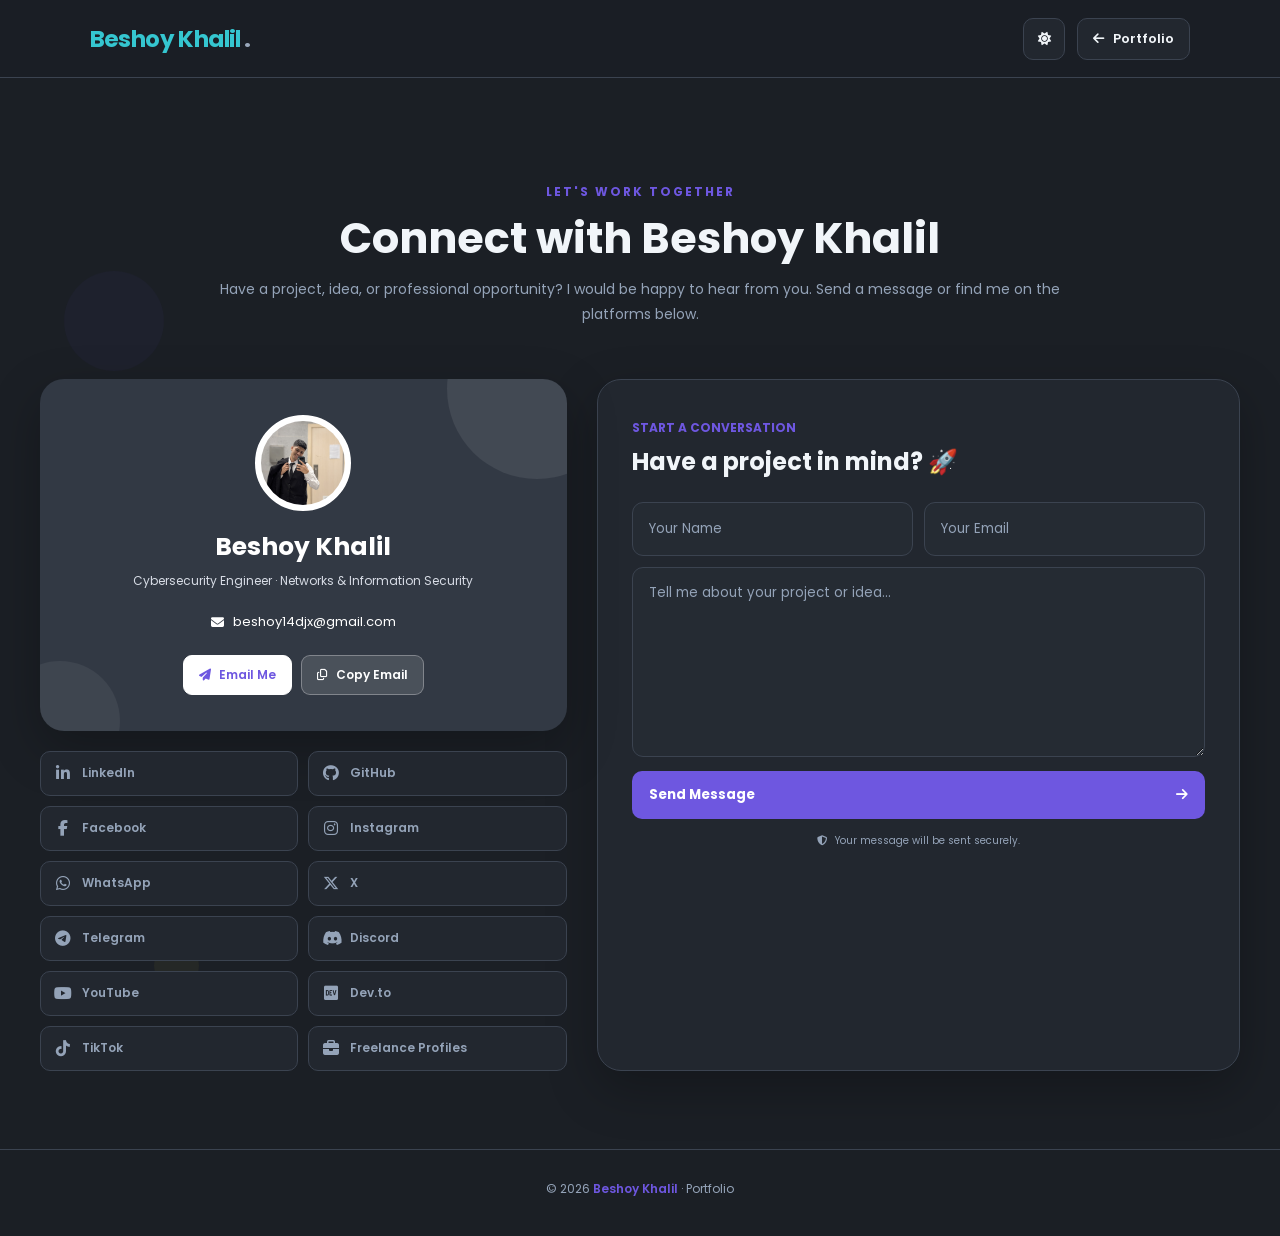
<file: index.html>
<!DOCTYPE html>
<html lang="en" dir="ltr">
<head>
    <meta charset="UTF-8">
    <meta name="viewport" content="width=device-width, initial-scale=1.0">
    
    <meta name="ahrefs-site-verification" content="703fd2b7209871ee9901077e01c749c14089424887f90cc9ad7026e969724195">
    <meta name="yandex-verification" content="b1efb7c9ba83da7d" />

    
    <meta name="description" content="Meet Beshoy Khalil Hanna, also known as Beshoy2Khalil — an Egyptian cybersecurity engineer and computer networks and information security student. Explore his professional, social, and freelance profiles.">
    <meta name="description:ar" content="بيشوي خليل حنا (Beshoy Khalil Hanna) هو مهندس أمن سيبراني وطالب تكنولوجيا الشبكات وأمن المعلومات في مصر، ويستخدم اسم Beshoy2Khalil على منصات التواصل والعمل الحر.">
    <meta name="author" content="Beshoy Khalil Hanna">
    <meta name="keywords" content="Beshoy Khalil Hanna, Beshoy Khalil Hanna Habib, Beshoy Khalil, Beshoy2Khalil, Beshoy 2 Khalil, cybersecurity engineer Egypt, computer networks security, information security student, freelance cybersecurity engineer, بيشوي خليل حنا حبيب, بيشوي خليل حنا, بيشوي خليل, بيشوى خليل, بشوي خليل, مهندس أمن سيبراني, أمن الشبكات, هندسة الحاسبات">
    <meta name="robots" content="index, follow, max-image-preview:large">
    <meta name="theme-color" content="#6e57e0">
    <meta property="og:locale" content="en_US">
    <meta property="og:locale:alternate" content="ar_EG">
    <link rel="canonical" href="https://beshoy2khalil.github.io/Portfolio/">
    <meta property="og:type" content="profile">
    <meta property="og:title" content="Beshoy Khalil | Cybersecurity Engineer">
    <meta property="og:description" content="Cybersecurity engineer and computer networks and information security student. Connect with Beshoy Khalil Hanna for professional and freelance opportunities.">
    <meta property="og:url" content="https://beshoy2khalil.github.io/Portfolio/">
    <meta property="og:image" content="https://beshoy2khalil.github.io/Portfolio/assets/images/profile.jpg">
    <link rel="stylesheet" href="https://cdnjs.cloudflare.com/ajax/libs/font-awesome/6.5.1/css/all.min.css">
    <link rel="stylesheet" href="assets/css/style.css">
    <link rel="shortcut icon" href="assets/images/favicon.png" type="image/x-icon">
    <title>Beshoy Khalil | بيشوي خليل | Cybersecurity Engineer</title>
    <script type="application/ld+json">
    [{
      "@context": "https://schema.org",
      "@type": "Person",
      "@id": "https://beshoy2khalil.github.io/Portfolio/#person",
      "name": "Beshoy Khalil Hanna",
      "alternateName": [
        "Beshoy Khalil",
        "Beshoy Khalil Hanna Habib",
        "Beshoy2Khalil",
        "Beshoy 2 Khalil",
        "بيشوي خليل حنا",
        "بيشوي خليل حنا حبيب",
        "بيشوي خليل",
        "بيشوى خليل",
        "بشوي خليل"
      ],
      "jobTitle": "Cybersecurity Engineer",
      "description": "بيشوي خليل حنا (Beshoy Khalil Hanna) هو مهندس أمن سيبراني وطالب تكنولوجيا الشبكات وأمن المعلومات في مصر، ويستخدم اسم Beshoy2Khalil على منصات التواصل والعمل الحر.",
      "disambiguatingDescription": "Beshoy Khalil Hanna, known online as Beshoy2Khalil, is a cybersecurity engineer from Egypt studying Computer Engineering with a focus on Networks and Cybersecurity at ElSewedy University of Technology.",
      "url": "https://beshoy2khalil.github.io/Portfolio/",
      "image": "https://beshoy2khalil.github.io/Portfolio/assets/images/profile.jpg",
      "email": "mailto:beshoy14djx@gmail.com",
      "nationality": "Egyptian",
      "address": {
        "@type": "PostalAddress",
        "addressLocality": "Beni Mazar",
        "addressCountry": "Egypt"
      },
      "alumniOf": {
        "@type": "CollegeOrUniversity",
        "name": "ElSewedy University of Technology (SUT)",
        "sameAs": "https://sut.edu.eg/"
      },
      "knowsAbout": [
        "Cybersecurity",
        "Computer Networks",
        "Information Security",
        "Network Security",
        "Software Development",
        "Penetration Testing",
        "Linux",
        "Programming"
      ],
      "knowsLanguage": ["Arabic", "English"],
      "hasCredential": [
        {
          "@type": "EducationalOccupationalCredential",
          "name": "Networking Basics",
          "credentialCategory": "certificate",
          "recognizedBy": { "@type": "Organization", "name": "Cisco Networking Academy" }
        },
        {
          "@type": "EducationalOccupationalCredential",
          "name": "Endpoint Security",
          "credentialCategory": "certificate",
          "recognizedBy": { "@type": "Organization", "name": "Cisco Networking Academy" }
        },
        {
          "@type": "EducationalOccupationalCredential",
          "name": "Introduction to Cybersecurity Job Simulation",
          "credentialCategory": "job simulation",
          "recognizedBy": { "@type": "Organization", "name": "Forage" }
        },
        {
          "@type": "EducationalOccupationalCredential",
          "name": "Cybersecurity Job Simulation",
          "credentialCategory": "job simulation",
          "recognizedBy": { "@type": "Organization", "name": "Mastercard via Forage" }
        },
        {
          "@type": "EducationalOccupationalCredential",
          "name": "IEEE AESS Sustainability Hackathon",
          "credentialCategory": "achievement",
          "recognizedBy": { "@type": "Organization", "name": "IEEE AESS" }
        },
        {
          "@type": "EducationalOccupationalCredential",
          "name": "SUTech Hero of the Month Recognition",
          "credentialCategory": "recognition",
          "recognizedBy": { "@type": "Organization", "name": "ElSewedy University of Technology" }
        }
      ],
      "worksFor": {
        "@type": "Person",
        "name": "Independent Freelancer"
      },
      "sameAs": [
        "https://www.linkedin.com/in/beshoykhalil/",
        "https://github.com/Beshoy2Khalil",
        "https://www.youtube.com/@Beshoy2Tech",
        "https://x.com/Beshoy2Khalil",
        "https://www.instagram.com/Beshoy2Khalil",
        "https://www.facebook.com/Beshoy2Khalil",
        "https://dev.to/beshoy2khalil",
        "https://kafiil.com/u/beshoykhalil",
        "https://nafezly.com/u/Beshoy2Khalil",
        "https://khamsat.com/user/beshoy_khalil",
        "https://www.upwork.com/freelancers/~0107a21c31fb3ad1fe",
        "https://www.freelancer.com/u/Beshoy2Khalil"
      ]
    },
    {
      "@context": "https://schema.org",
      "@type": "WebPage",
      "name": "Beshoy Khalil Hanna - بيشوي خليل حنا",
      "url": "https://beshoy2khalil.github.io/Portfolio/",
      "inLanguage": ["en", "ar"],
      "about": { "@id": "https://beshoy2khalil.github.io/Portfolio/#person" },
      "isPartOf": { "@type": "WebSite", "name": "Beshoy Khalil Contact Page", "url": "https://beshoy2khalil.github.io/Portfolio/" }
    }
    ]
    </script>
</head>
<body>
    <div class="page-shell">
        <header class="site-header" id="siteHeader">
            <a class="brand" href="index.html" aria-label="Beshoy Khalil home">
                <span>Beshoy Khalil</span><b>.</b>
            </a>
            <div class="header-actions">
                <button class="theme-toggle" id="themeToggle" type="button" aria-label="Switch to light mode">
                    <i class="fa-solid fa-sun" aria-hidden="true"></i>
                </button>
                <a class="home-link" href="https://beshoy2khalil.github.io/Websit1/"><i class="fa-solid fa-arrow-left"></i> Portfolio</a>
            </div>
        </header>

        <main>
            <section class="contact-section" aria-labelledby="contactTitle">
                <div class="contact-shape shape-1"></div>
                <div class="contact-shape shape-2"></div>
                <div class="contact-shape shape-3"></div>
                <div class="contact-shape shape-4"></div>

                <div class="contact-header reveal reveal-down">
                    <p class="eyebrow">LET'S WORK TOGETHER</p>
                    <h1 id="contactTitle">Connect with Beshoy Khalil</h1>
                    <p>Have a project, idea, or professional opportunity? I would be happy to hear from you. Send a message or find me on the platforms below.</p>
                </div>

                <div class="contact-wrapper">
                    <div class="contact-left reveal reveal-left">
                        <article class="contact-card tilt-card">
                            <div class="contact-avatar">
                                <img src="assets/images/profile.jpg" alt="Beshoy Khalil">
                            </div>
                            <h2>Beshoy Khalil</h2>
                            <p class="contact-role">Cybersecurity Engineer · Networks &amp; Information Security</p>
                            <div class="contact-email">
                                <i class="fa-solid fa-envelope" aria-hidden="true"></i>
                                <span id="emailText">beshoy14djx@gmail.com</span>
                            </div>
                            <div class="contact-buttons">
                                <a href="mailto:beshoy14djx@gmail.com" class="contact-btn primary-btn">
                                    <i class="fa-solid fa-paper-plane" aria-hidden="true"></i> Email Me
                                </a>
                                <button class="contact-btn secondary-btn" id="copyEmailButton" type="button">
                                    <i class="fa-regular fa-copy" aria-hidden="true"></i> Copy Email
                                </button>
                            </div>
                        </article>

                        <div class="social-links" aria-label="Social media links">
                            <a href="https://www.linkedin.com/in/beshoykhalil/" target="_blank" rel="noopener noreferrer" class="social-link linkedin"><i class="fa-brands fa-linkedin-in"></i><span>LinkedIn</span></a>
                            <a href="https://github.com/Beshoy2Khalil" target="_blank" rel="noopener noreferrer" class="social-link github"><i class="fa-brands fa-github"></i><span>GitHub</span></a>
                            <a href="https://www.facebook.com/Beshoy2Khalil" target="_blank" rel="noopener noreferrer" class="social-link facebook"><i class="fa-brands fa-facebook-f"></i><span>Facebook</span></a>
                            <a href="https://www.instagram.com/Beshoy2Khalil" target="_blank" rel="noopener noreferrer" class="social-link instagram"><i class="fa-brands fa-instagram"></i><span>Instagram</span></a>
                            <a href="https://wa.me/201010879985" target="_blank" rel="noopener noreferrer" class="social-link whatsapp"><i class="fa-brands fa-whatsapp"></i><span>WhatsApp</span></a>
                            <a href="https://x.com/Beshoy2Khalil" target="_blank" rel="noopener noreferrer" class="social-link x-social"><i class="fa-brands fa-x-twitter"></i><span>X</span></a>
                            <a href="https://t.me/beshoy2khalil" target="_blank" rel="noopener noreferrer" class="social-link telegram"><i class="fa-brands fa-telegram"></i><span>Telegram</span></a>
                            <a href="https://discordapp.com/users/beshoy.khalil" target="_blank" rel="noopener noreferrer" class="social-link discord"><i class="fa-brands fa-discord"></i><span>Discord</span></a>
                            <a href="https://www.youtube.com/@Beshoy2Tech" target="_blank" rel="noopener noreferrer" class="social-link youtube"><i class="fa-brands fa-youtube"></i><span>YouTube</span></a>
                            <a href="https://dev.to/beshoy2khalil" target="_blank" rel="noopener noreferrer" class="social-link devto"><i class="fa-brands fa-dev"></i><span>Dev.to</span></a>
                            <a href="https://www.tiktok.com/@beshoy2khalil" target="_blank" rel="noopener noreferrer" class="social-link tiktok"><i class="fa-brands fa-tiktok"></i><span>TikTok</span></a>
                            <a href="assets/freelance/index.html" class="social-link freelance"><i class="fa-solid fa-briefcase"></i><span>Freelance Profiles</span></a>
                        </div>
                    </div>

                    <article class="contact-form-card reveal reveal-right tilt-card">
                        <div class="form-title">
                            <span>START A CONVERSATION</span>
                            <h2>Have a project in mind? <span aria-hidden="true">🚀</span></h2>
                        </div>
                        <form action="https://formspree.io/f/mgegapoq" method="POST" id="contactForm">
                            <div class="form-inputs">
                                <label><span class="sr-only">Your Name</span><input type="text" name="name" class="input-field" placeholder="Your Name" autocomplete="name" required></label>
                                <label><span class="sr-only">Your Email</span><input type="email" name="_replyto" class="input-field" placeholder="Your Email" autocomplete="email" required></label>
                            </div>
                            <label><span class="sr-only">Project details</span><textarea name="message" class="contact-textarea" placeholder="Tell me about your project or idea..." required></textarea></label>
                            <button type="submit" class="send-message-btn"><span>Send Message</span><i class="fa-solid fa-arrow-right" aria-hidden="true"></i></button>
                        </form>
                        <p class="form-note"><i class="fa-solid fa-shield-halved" aria-hidden="true"></i> Your message will be sent securely.</p>
                    </article>
                </div>
            </section>
        </main>

        <footer>© 2026 <a href="https://beshoy2khalil.github.io/Websit1/">Beshoy Khalil</a> · Portfolio</footer>
    </div>
    <script src="assets/js/main.js"></script>
</body>
</html>
</file>
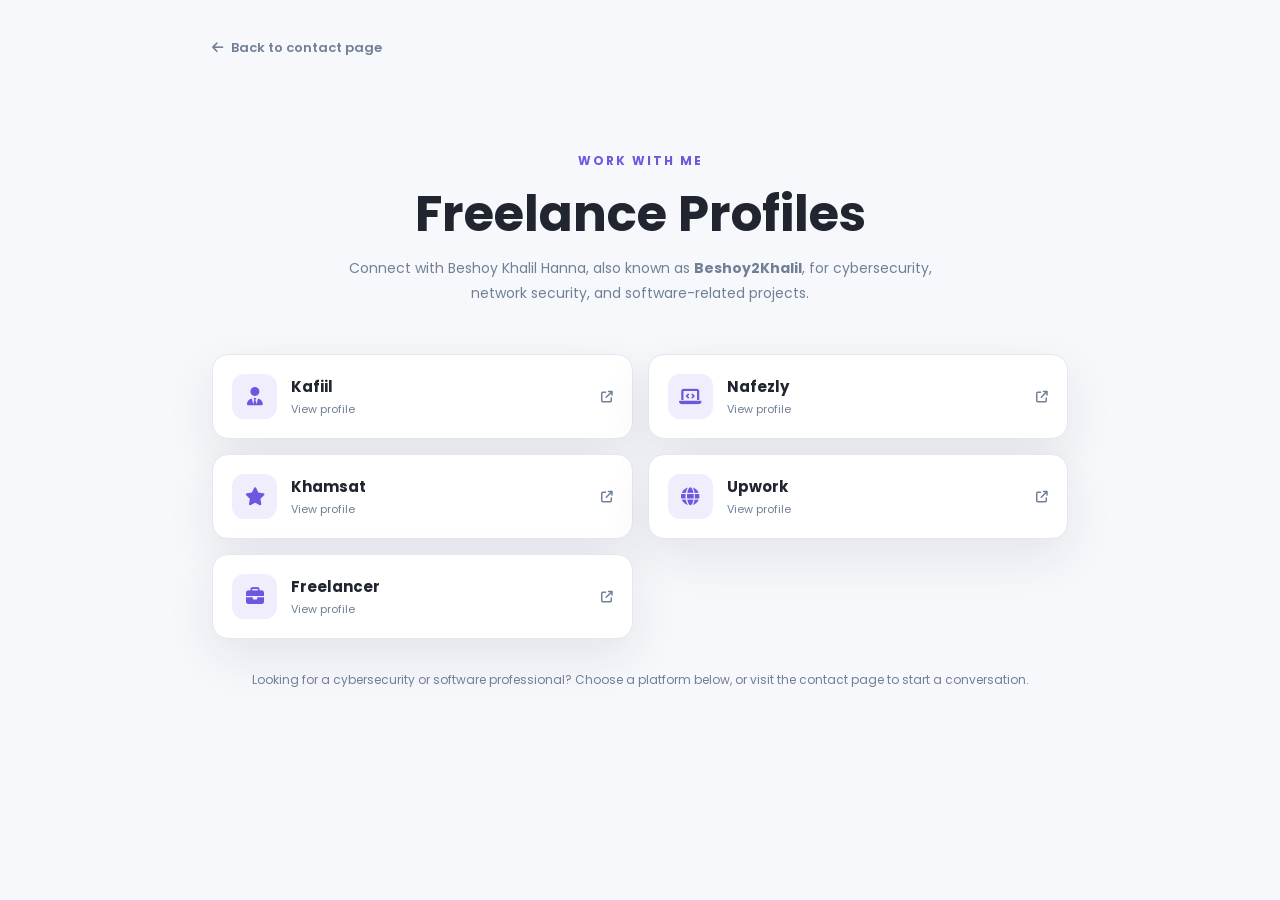
<file: assets/freelance/index.html>
<!DOCTYPE html>
<html lang="en">
<head>
    <meta charset="UTF-8">
    <meta name="viewport" content="width=device-width, initial-scale=1.0">
    <meta name="description" content="Explore Beshoy Khalil Hanna's freelance profiles on Kafiil, Nafezly, Khamsat, Upwork, and Freelancer. Connect for cybersecurity, network security, and software projects.">
    <meta name="author" content="Beshoy Khalil Hanna">
    <link rel="canonical" href="https://beshoy2khalil.github.io/Portfolio/assets/freelance/">
    <link rel="stylesheet" href="https://cdnjs.cloudflare.com/ajax/libs/font-awesome/6.5.1/css/all.min.css">
    <link rel="stylesheet" href="freelance.css">
    <title>Freelance Profiles | Beshoy Khalil Hanna</title>
    <script type="application/ld+json">
    {
      "@context": "https://schema.org",
      "@type": "ProfilePage",
      "name": "Beshoy Khalil Freelance Profiles",
      "url": "https://beshoy2khalil.github.io/Portfolio/assets/freelance/",
      "mainEntity": {
        "@type": "Person",
        "name": "Beshoy Khalil Hanna",
        "alternateName": ["Beshoy Khalil", "Beshoy Khalil Hanna Habib", "Beshoy2Khalil", "Beshoy 2 Khalil", "بيشوي خليل حنا حبيب", "بيشوي خليل حنا", "بيشوي خليل", "بيشوى خليل", "بشوي خليل"],
        "jobTitle": "Cybersecurity Engineer",
        "sameAs": [
          "https://kafiil.com/u/beshoykhalil",
          "https://nafezly.com/u/Beshoy2Khalil",
          "https://khamsat.com/user/beshoy_khalil",
          "https://www.upwork.com/freelancers/~0107a21c31fb3ad1fe",
          "https://www.freelancer.com/u/Beshoy2Khalil"
        ]
      }
    }
    </script>
</head>
<body>
    <main class="page-shell">
        <a class="back-link" href="../../index.html"><i class="fa-solid fa-arrow-left"></i> Back to contact page</a>
        <section class="hero" aria-labelledby="page-title">
            <span class="eyebrow">WORK WITH ME</span>
            <h1 id="page-title">Freelance Profiles</h1>
            <p>Connect with Beshoy Khalil Hanna, also known as <strong>Beshoy2Khalil</strong>, for cybersecurity, network security, and software-related projects.</p>
        </section>
        <section class="profile-grid" aria-label="Freelance platforms">
            <a class="profile-card" href="https://kafiil.com/u/beshoykhalil" target="_blank" rel="noopener noreferrer"><span class="icon"><i class="fa-solid fa-user-tie"></i></span><span><strong>Kafiil</strong><small>View profile</small></span><i class="fa-solid fa-arrow-up-right-from-square arrow"></i></a>
            <a class="profile-card" href="https://nafezly.com/u/Beshoy2Khalil" target="_blank" rel="noopener noreferrer"><span class="icon"><i class="fa-solid fa-laptop-code"></i></span><span><strong>Nafezly</strong><small>View profile</small></span><i class="fa-solid fa-arrow-up-right-from-square arrow"></i></a>
            <a class="profile-card" href="https://khamsat.com/user/beshoy_khalil" target="_blank" rel="noopener noreferrer"><span class="icon"><i class="fa-solid fa-star"></i></span><span><strong>Khamsat</strong><small>View profile</small></span><i class="fa-solid fa-arrow-up-right-from-square arrow"></i></a>
            <a class="profile-card" href="https://www.upwork.com/freelancers/~0107a21c31fb3ad1fe" target="_blank" rel="noopener noreferrer"><span class="icon"><i class="fa-solid fa-globe"></i></span><span><strong>Upwork</strong><small>View profile</small></span><i class="fa-solid fa-arrow-up-right-from-square arrow"></i></a>
            <a class="profile-card" href="https://www.freelancer.com/u/Beshoy2Khalil" target="_blank" rel="noopener noreferrer"><span class="icon"><i class="fa-solid fa-briefcase"></i></span><span><strong>Freelancer</strong><small>View profile</small></span><i class="fa-solid fa-arrow-up-right-from-square arrow"></i></a>
        </section>
        <p class="note">Looking for a cybersecurity or software professional? Choose a platform below, or visit the contact page to start a conversation.</p>
    </main>
</body>
</html>
</file>
<file: assets/css/style.css>
@import url('https://fonts.googleapis.com/css2?family=Poppins:wght@400;500;600;700&display=swap');

:root { --bg:#f7f8fc; --surface:#fff; --card:#292f38; --text:#202530; --muted:#718096; --border:#e3e7ef; --primary:#6e57e0; --primary-hover:#5843c7; --input:#f8f9fc; --shadow:0 18px 50px rgba(25,31,45,.09); }
body.dark-mode { --bg:#1b1f25; --surface:#22272f; --card:#323944; --text:#f1f5f9; --muted:#94a3b8; --border:#3b4350; --input:#252b33; --shadow:0 18px 50px rgba(0,0,0,.25); }
* { box-sizing:border-box; margin:0; padding:0; font-family:'Poppins',sans-serif; }
html { scroll-behavior:smooth; }
body { min-width:320px; background:var(--bg); color:var(--text); transition:background .35s,color .35s; }
.page-shell { min-height:100vh; overflow:hidden; }
.site-header { height:78px; padding:0 clamp(20px,7vw,110px); display:flex; align-items:center; justify-content:space-between; border-bottom:1px solid var(--border); background:color-mix(in srgb,var(--bg) 92%,transparent); position:relative; z-index:5; }
.brand { color:#35c6d0; font-size:23px; font-weight:700; text-decoration:none; letter-spacing:-.6px; }.brand b { color:#9aa8bb; margin-left:3px; }
.header-actions { display:flex; align-items:center; gap:12px; }.theme-toggle,.home-link { border:1px solid var(--border); background:var(--surface); color:var(--text); border-radius:10px; transition:.25s; }.theme-toggle { width:42px; height:42px; cursor:pointer; }.theme-toggle:hover,.home-link:hover { color:var(--primary); transform:translateY(-2px); }.home-link { padding:10px 15px; text-decoration:none; font-size:13px; font-weight:600; }.home-link i { margin-right:6px; }
.contact-section { position:relative; padding:105px 24px 78px; overflow:hidden; min-height:calc(100vh - 78px); }.contact-header { position:relative; z-index:2; text-align:center; max-width:850px; margin:0 auto; }.eyebrow { color:var(--primary); font-size:12px; font-weight:700; letter-spacing:2px; margin-bottom:12px; }.contact-header h1 { font-size:clamp(32px,4vw,43px); line-height:1.2; margin-bottom:12px; }.contact-header > p:last-child { color:var(--muted); font-size:14px; line-height:1.8; }.bilingual-intro { max-width:760px; margin:18px auto 0; padding:13px 17px; border:1px solid var(--border); border-radius:12px; background:color-mix(in srgb,var(--surface) 82%,transparent); color:var(--muted); font-size:12px; line-height:1.9; }.bilingual-intro strong { color:var(--text); }
.reveal { opacity:0; transform:translateY(24px); transition:opacity .8s ease,transform .8s cubic-bezier(.2,.75,.25,1); }.reveal-left { transform:translateX(-35px); }.reveal-right { transform:translateX(35px); }.reveal.is-visible { opacity:1; transform:none; }.contact-left.reveal.is-visible .contact-card { animation:cardPop .75s .12s both; }.contact-left.reveal.is-visible .social-link { animation:linkRise .55s both; }.contact-left.reveal.is-visible .social-link:nth-child(1) { animation-delay:.18s; }.contact-left.reveal.is-visible .social-link:nth-child(2) { animation-delay:.23s; }.contact-left.reveal.is-visible .social-link:nth-child(3) { animation-delay:.28s; }.contact-left.reveal.is-visible .social-link:nth-child(4) { animation-delay:.33s; }.contact-left.reveal.is-visible .social-link:nth-child(5) { animation-delay:.38s; }.contact-left.reveal.is-visible .social-link:nth-child(6) { animation-delay:.43s; }.contact-left.reveal.is-visible .social-link:nth-child(7) { animation-delay:.48s; }.contact-left.reveal.is-visible .social-link:nth-child(8) { animation-delay:.53s; }.contact-left.reveal.is-visible .social-link:nth-child(9) { animation-delay:.58s; }
.contact-wrapper { position:relative; z-index:2; width:min(1200px,100%); margin:52px auto 0; display:grid; grid-template-columns:.9fr 1.1fr; gap:30px; }.contact-left { display:flex; flex-direction:column; gap:20px; }.contact-card,.contact-form-card { border-radius:24px; box-shadow:var(--shadow); }.contact-card { position:relative; overflow:hidden; padding:36px 27px; background:var(--card); color:#fff; text-align:center; }.contact-card:before,.contact-card:after { content:''; position:absolute; border-radius:50%; background:rgba(255,255,255,.08); }.contact-card:before { width:180px;height:180px;top:-80px;right:-60px; }.contact-card:after { width:120px;height:120px;bottom:-50px;left:-40px; background:rgba(255,255,255,.06); }.contact-avatar { position:relative; z-index:1; width:96px;height:96px;margin:0 auto 17px;padding:4px;border:2px solid #fff;border-radius:50%;overflow:hidden;background:#fff; }.contact-avatar img { width:100%;height:100%;display:block;object-fit:cover;border-radius:50%; }.contact-card h2,.contact-role,.contact-email,.contact-buttons { position:relative; z-index:1; }.contact-card h2 { font-size:25px; margin-bottom:6px; }.contact-role { color:#d7dce5; font-size:12px; margin-bottom:22px; }.contact-email { display:flex; justify-content:center; align-items:center; gap:9px; font-size:13px; margin-bottom:23px; }.contact-buttons { display:flex; justify-content:center; flex-wrap:wrap; gap:9px; }.contact-btn { display:inline-flex; align-items:center; justify-content:center; gap:8px; padding:10px 15px; border-radius:9px; font-size:12px; font-weight:600; cursor:pointer; text-decoration:none; transition:.25s; }.contact-btn:hover { transform:translateY(-3px); }.primary-btn { border:1px solid #fff; background:#fff; color:var(--primary); }.secondary-btn { border:1px solid rgba(255,255,255,.3); background:rgba(255,255,255,.12); color:#fff; }
.social-links { display:grid; grid-template-columns:repeat(2,1fr); gap:10px; }.social-link { display:flex; align-items:center; gap:10px; min-height:45px; padding:11px 13px; border:1px solid var(--border); border-radius:10px; background:var(--surface); color:var(--muted); text-decoration:none; font-size:12px; font-weight:600; transition:.25s; }.social-link i { width:18px; text-align:center; font-size:16px; }.social-link:hover { color:var(--primary); border-color:var(--primary); transform:translateY(-3px); box-shadow:0 8px 18px rgba(110,87,224,.12); }
.contact-form-card { padding:34px; background:var(--surface); border:1px solid var(--border); }.form-title { margin-bottom:23px; }.form-title > span { color:var(--primary); font-size:12px; font-weight:700; }.form-title h2 { color:var(--text); font-size:24px; margin-top:5px; }.form-inputs { display:flex; gap:11px; margin-bottom:11px; }.form-inputs label { width:50%; }.input-field,.contact-textarea { width:100%; border:1px solid var(--border); outline:none; background:var(--input); color:var(--text); border-radius:11px; transition:.25s; }.input-field { height:54px; padding:0 16px; }.contact-textarea { min-height:190px; padding:15px 16px; resize:vertical; display:block; }.input-field:focus,.contact-textarea:focus { border-color:var(--primary); box-shadow:0 0 0 3px rgba(110,87,224,.12); }.input-field::placeholder,.contact-textarea::placeholder { color:var(--muted); }.send-message-btn { width:100%; display:flex; align-items:center; justify-content:space-between; margin-top:14px; padding:14px 17px; border:0; border-radius:10px; background:var(--primary); color:#fff; font-weight:700; cursor:pointer; transition:.25s; }.send-message-btn:hover { background:var(--primary-hover); transform:translateY(-3px); }.send-message-btn i { transition:.25s; }.send-message-btn:hover i { transform:translateX(5px); }.form-note { margin-top:14px; color:var(--muted); text-align:center; font-size:10px; }.form-note i { margin-right:5px; }.sr-only { position:absolute; width:1px; height:1px; padding:0; margin:-1px; overflow:hidden; clip:rect(0,0,0,0); white-space:nowrap; border:0; }
.contact-shape { position:absolute; border-radius:50%; opacity:.5; animation:float 8s ease-in-out infinite; }.shape-1 { width:100px;height:100px;top:18%;left:5%;background:rgba(110,87,224,.08); }.shape-2 { width:70px;height:70px;top:54%;right:7%;background:rgba(0,201,255,.1);animation-delay:1s; }.shape-3 { width:45px;height:45px;bottom:15%;left:12%;background:rgba(192,166,49,.12);animation-delay:2s; }.shape-4 { width:60px;height:60px;bottom:10%;right:15%;border:2px solid rgba(110,87,224,.12);animation-delay:3s; }@keyframes float { 50% { transform:translateY(-25px) rotate(15deg); } } @keyframes cardPop { from { opacity:0; transform:scale(.97); } to { opacity:1; transform:scale(1); } } @keyframes linkRise { from { opacity:0; transform:translateY(10px); } to { opacity:1; transform:none; } } @keyframes avatarFloat { 50% { transform:translateY(-5px); } } @keyframes orb { 50% { transform:scale(1.08) translate(-8px,8px); } }
footer { padding:30px 20px 38px; border-top:1px solid var(--border); color:var(--muted); text-align:center; font-size:12px; }footer a { color:var(--primary); text-decoration:none; font-weight:600; }
@media (max-width:1100px) { .contact-wrapper { width:min(920px,100%); gap:22px; }.contact-form-card { padding:29px; } }
@media (max-width:900px) { .contact-section { padding-top:78px; }.contact-wrapper { grid-template-columns:1fr; max-width:650px; }.contact-form-card { order:2; } }
@media (max-width:540px) { .site-header { height:70px; padding:0 18px; }.brand { font-size:18px; }.home-link { padding:9px 10px; font-size:11px; }.contact-section { padding:62px 14px 48px; }.contact-wrapper { margin-top:35px; }.contact-form-card { padding:25px 18px; }.form-title h2 { font-size:21px; }.form-inputs { flex-direction:column; }.form-inputs label { width:100%; }.input-field { height:51px; }.contact-textarea { min-height:165px; }.contact-card { padding:32px 16px; }.social-links { grid-template-columns:1fr; }.contact-header > p:last-child { font-size:12px; line-height:1.75; }.contact-email { font-size:12px; }.reveal-left,.reveal-right { transform:translateY(24px); } }
@media (prefers-reduced-motion:reduce) { *,*::before,*::after { animation-duration:.01ms !important; animation-iteration-count:1 !important; scroll-behavior:auto !important; transition-duration:.01ms !important; }.reveal { opacity:1; transform:none; } }
.contact-card { transition:transform .3s ease,box-shadow .3s ease; }
.contact-card:hover { transform:translateY(-4px); box-shadow:0 23px 55px rgba(0,0,0,.22); }
.contact-card:before { animation:orb 7s ease-in-out infinite; }
.contact-card:after { animation:orb 8s 1s ease-in-out infinite reverse; }
.contact-avatar { animation:avatarFloat 4s ease-in-out infinite; }
@keyframes cardPop { from { opacity:0; transform:scale(.97); } to { opacity:1; transform:scale(1); } }
@keyframes linkRise { from { opacity:0; transform:translateY(10px); } to { opacity:1; transform:none; } }
@keyframes avatarFloat { 50% { transform:translateY(-5px); } }
@keyframes orb { 50% { transform:scale(1.08) translate(-8px,8px); } }
</file>
<file: assets/freelance/freelance.css>
@import url('https://fonts.googleapis.com/css2?family=Poppins:wght@400;500;600;700&display=swap');
:root{--bg:#f7f8fc;--surface:#fff;--text:#202530;--muted:#718096;--border:#e3e7ef;--primary:#6e57e0;--shadow:0 18px 50px rgba(25,31,45,.09)}
*{box-sizing:border-box;margin:0;padding:0;font-family:Poppins,sans-serif}body{min-width:320px;background:var(--bg);color:var(--text)}.page-shell{width:min(900px,100%);min-height:100vh;margin:auto;padding:34px 22px 60px}.back-link{display:inline-flex;gap:8px;align-items:center;color:var(--muted);font-size:13px;font-weight:600;text-decoration:none;transition:.2s}.back-link:hover{color:var(--primary);transform:translateX(-3px)}.hero{text-align:center;padding:88px 0 48px}.eyebrow{color:var(--primary);font-size:12px;font-weight:700;letter-spacing:2px}.hero h1{font-size:clamp(32px,6vw,50px);line-height:1.2;margin:12px 0}.hero p{max-width:600px;margin:auto;color:var(--muted);font-size:14px;line-height:1.8}.profile-grid{display:grid;grid-template-columns:repeat(2,1fr);gap:15px}.profile-card{display:flex;align-items:center;gap:14px;padding:19px;border:1px solid var(--border);border-radius:16px;background:var(--surface);box-shadow:var(--shadow);color:var(--text);text-decoration:none;transition:.25s}.profile-card:hover{border-color:var(--primary);transform:translateY(-4px);box-shadow:0 20px 45px rgba(110,87,224,.14)}.icon{display:grid;place-items:center;width:45px;height:45px;border-radius:12px;background:rgba(110,87,224,.1);color:var(--primary);font-size:18px}.profile-card span:nth-child(2){display:flex;flex-direction:column;gap:3px}.profile-card strong{font-size:15px}.profile-card small{color:var(--muted);font-size:11px}.arrow{margin-left:auto;color:var(--muted);font-size:12px}.note{text-align:center;color:var(--muted);font-size:12px;margin-top:32px}@media(max-width:560px){.page-shell{padding:24px 15px 45px}.hero{padding:70px 0 35px}.profile-grid{grid-template-columns:1fr}.profile-card{padding:16px}}
</file>
